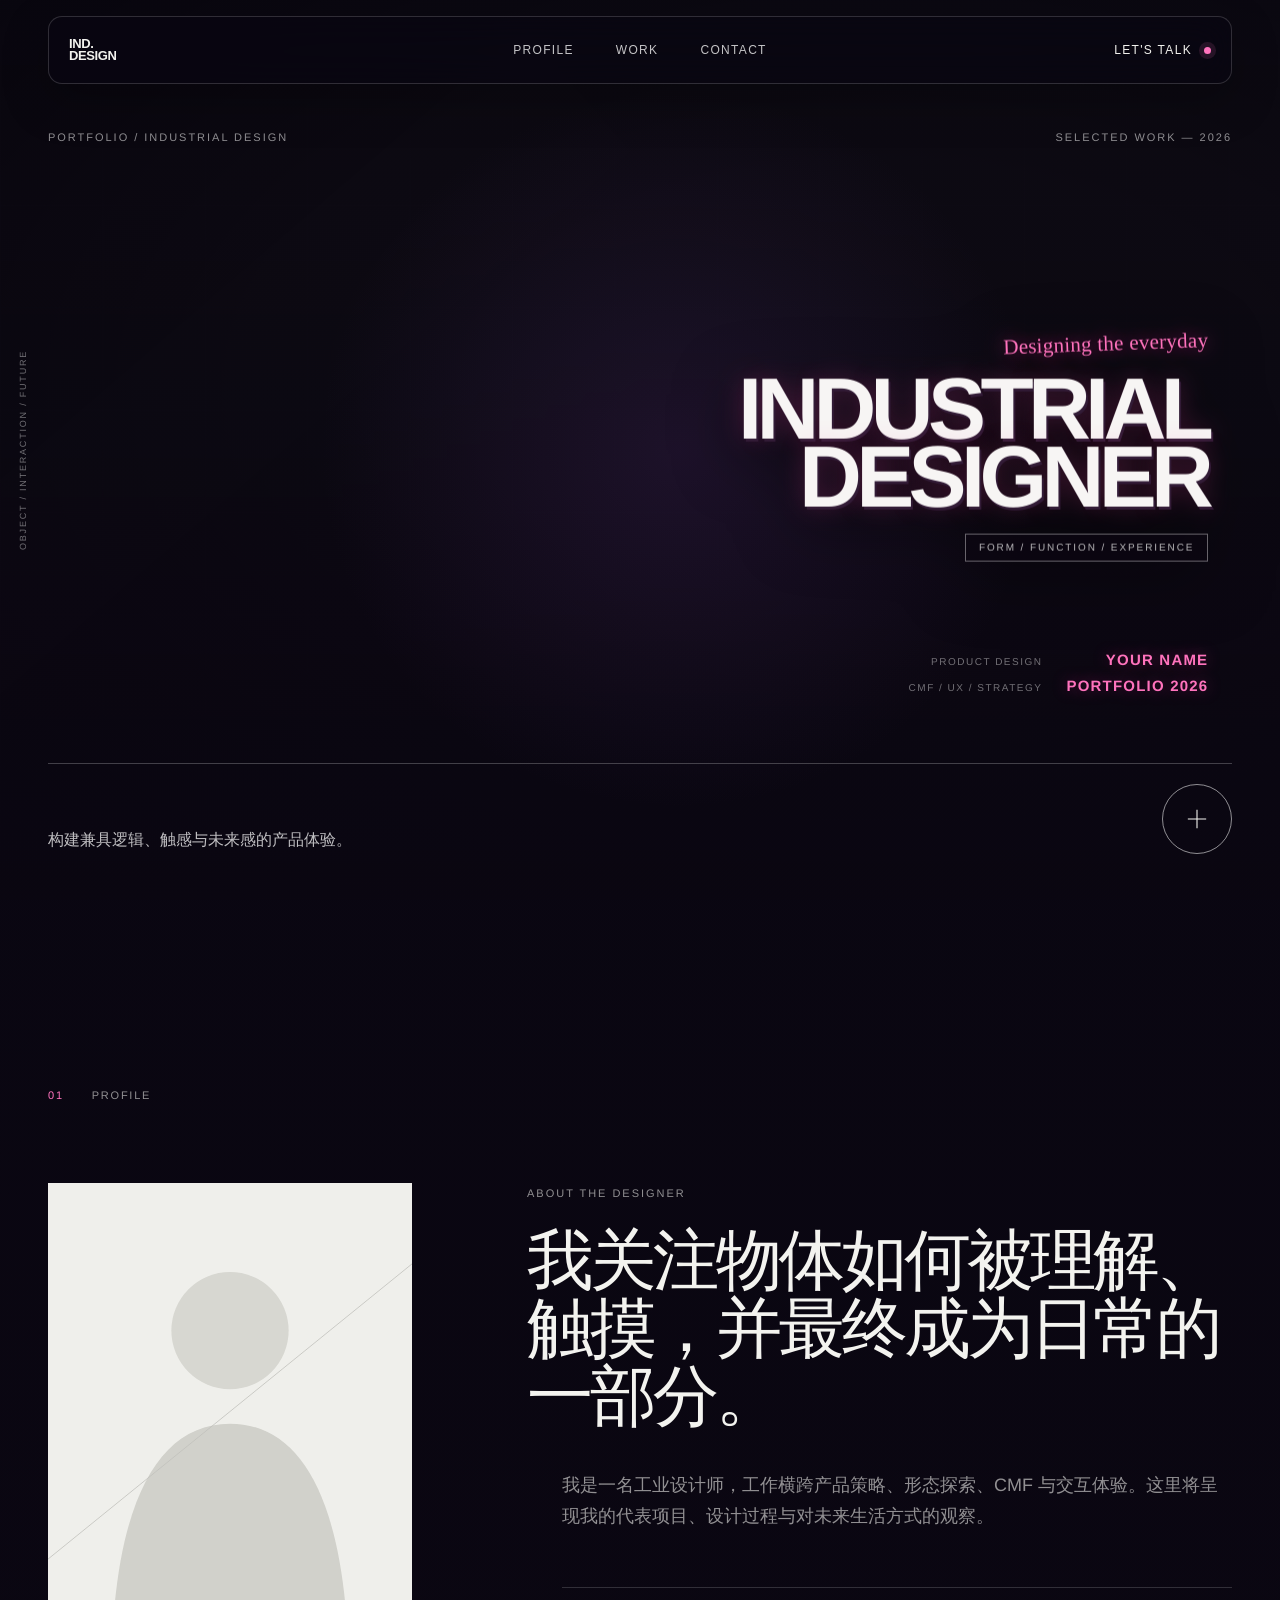
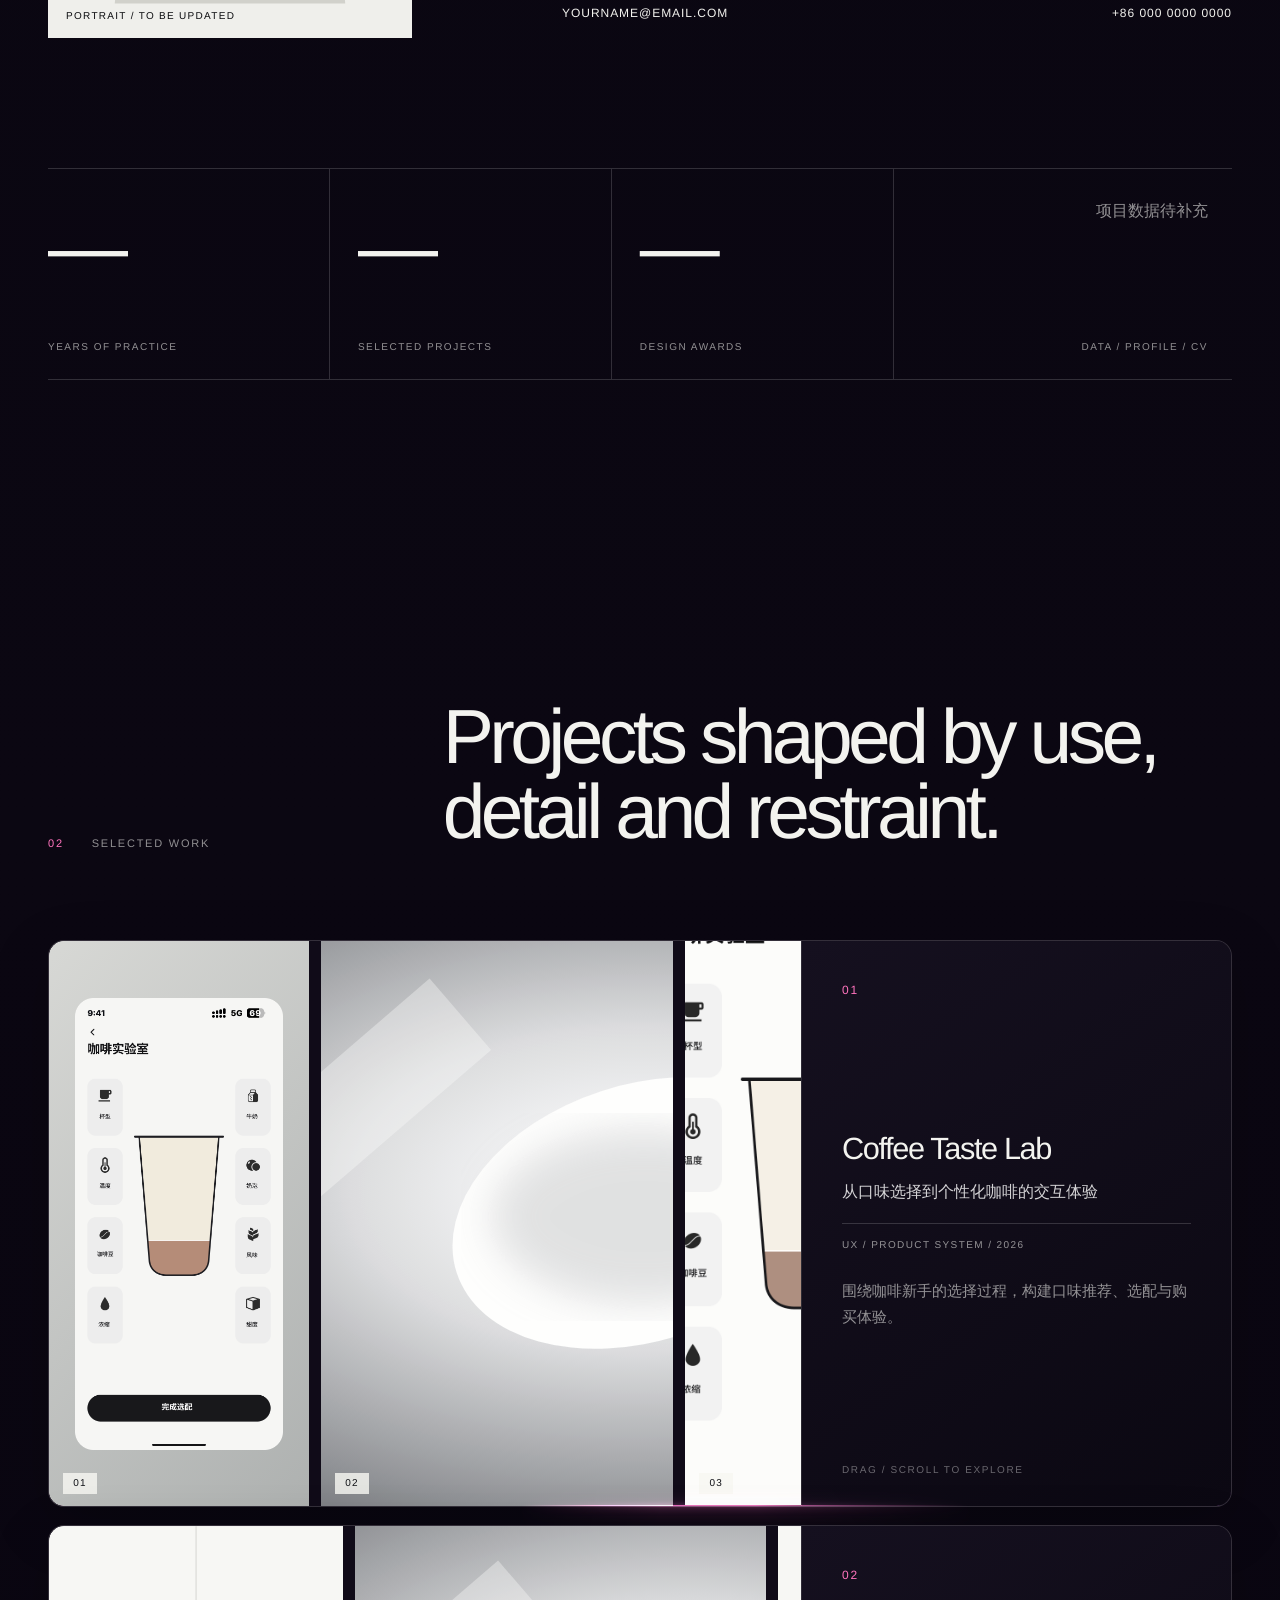
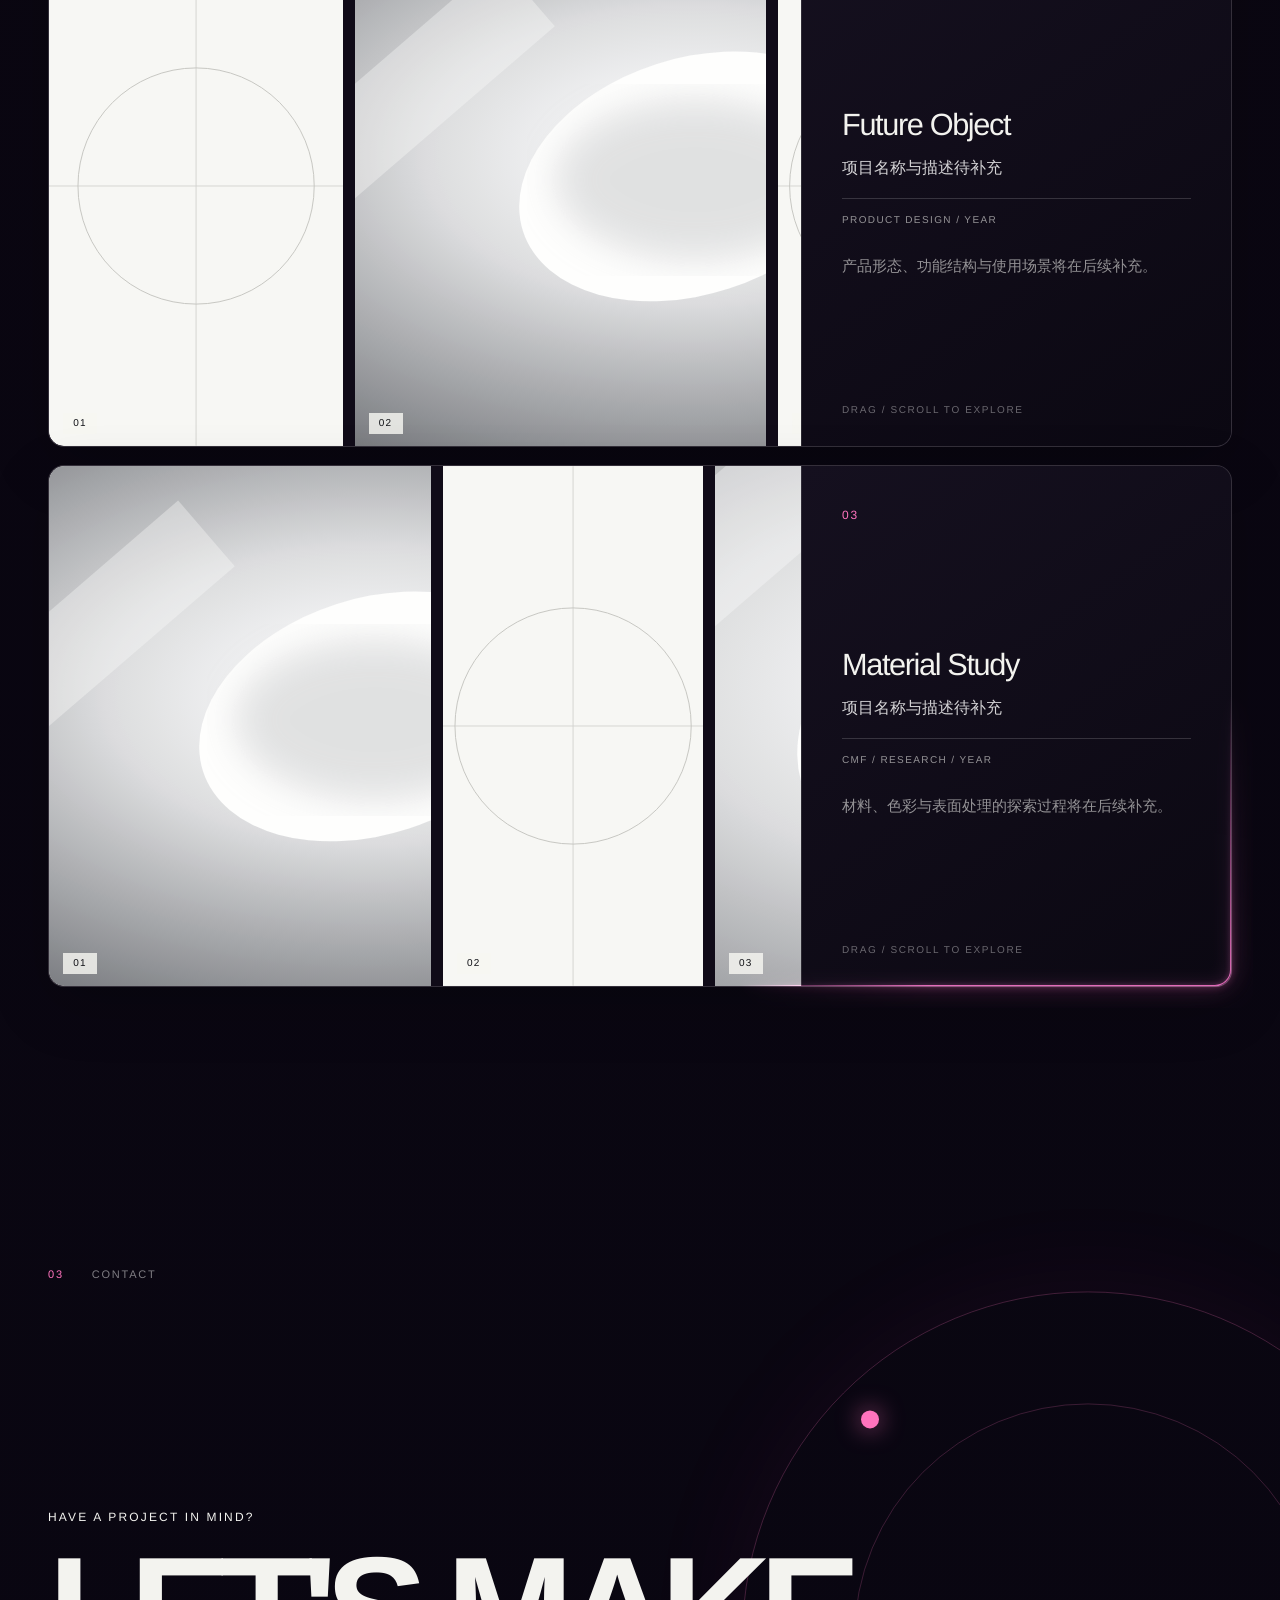
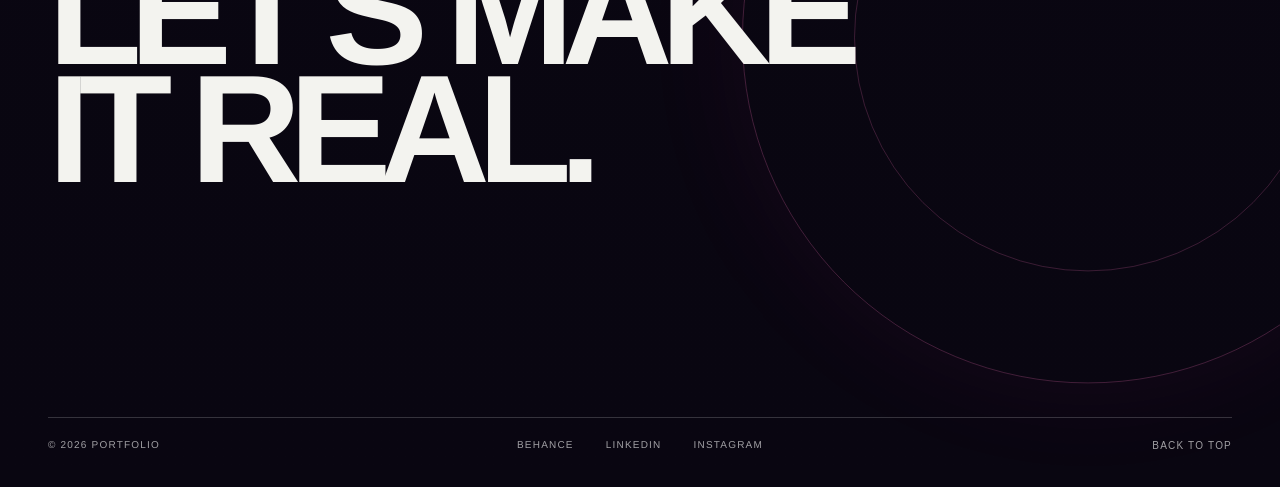
<file: docs/index.html>
<!doctype html>
<html lang="zh-CN">
  <head>
    <meta charset="UTF-8" />
    <meta name="viewport" content="width=device-width, initial-scale=1.0" />
    <meta name="theme-color" content="#090a0c" />
    <meta name="description" content="工业设计师个人作品集" />
    <title>Industrial Designer — Portfolio</title>
    <script type="module" crossorigin src="./assets/index-CvmOROse.js"></script>
    <link rel="stylesheet" crossorigin href="./assets/index-D9NLSxoi.css">
  </head>
  <body>
    <div id="root"></div>
  </body>
</html>
</file>
<file: docs/assets/index-D9NLSxoi.css>
.border-glow-card{--edge-proximity:0;--cursor-angle:45deg;--edge-sensitivity:30;--color-sensitivity:calc(var(--edge-sensitivity) + 20);--border-radius:16px;--glow-padding:24px;--cone-spread:22;isolation:isolate;border-radius:var(--border-radius);background:var(--card-bg,#100b18);border:1px solid #ffffff26;display:grid;position:relative;overflow:visible;transform:translateZ(.01px);box-shadow:0 18px 60px #0003}.border-glow-card:before,.border-glow-card:after,.border-glow-card>.edge-light{content:"";z-index:-1;border-radius:inherit;transition:opacity .25s ease-out;position:absolute;inset:0}.border-glow-card:not(:hover):not(.sweep-active):before,.border-glow-card:not(:hover):not(.sweep-active):after,.border-glow-card:not(:hover):not(.sweep-active)>.edge-light{opacity:0;transition:opacity .75s ease-in-out}.border-glow-card:before{background:linear-gradient(var(--card-bg) 0 100%) padding-box, linear-gradient(#fff0 0 100%) border-box, var(--gradient-one) border-box, var(--gradient-two) border-box, var(--gradient-three) border-box, var(--gradient-four) border-box, var(--gradient-five) border-box, var(--gradient-six) border-box, var(--gradient-seven) border-box, var(--gradient-base) border-box;opacity:calc((var(--edge-proximity) - var(--color-sensitivity)) / (100 - var(--color-sensitivity)));-webkit-mask-image:conic-gradient(from var(--cursor-angle) at center, black calc(var(--cone-spread) * 1%), transparent calc((var(--cone-spread) + 15) * 1%), transparent calc((100 - var(--cone-spread) - 15) * 1%), black calc((100 - var(--cone-spread)) * 1%));mask-image:conic-gradient(from var(--cursor-angle) at center, black calc(var(--cone-spread) * 1%), transparent calc((var(--cone-spread) + 15) * 1%), transparent calc((100 - var(--cone-spread) - 15) * 1%), black calc((100 - var(--cone-spread)) * 1%));border:1px solid #0000}.border-glow-card:after{background:var(--gradient-one) padding-box, var(--gradient-two) padding-box, var(--gradient-three) padding-box, var(--gradient-four) padding-box, var(--gradient-five) padding-box, var(--gradient-six) padding-box, var(--gradient-seven) padding-box, var(--gradient-base) padding-box;-webkit-mask-image:linear-gradient(to bottom, black, black), radial-gradient(ellipse at 50% 50%, black 40%, transparent 65%), radial-gradient(ellipse at 66% 66%, black 5%, transparent 40%), radial-gradient(ellipse at 33% 33%, black 5%, transparent 40%), conic-gradient(from var(--cursor-angle) at center, transparent 5%, black 15%, black 85%, transparent 95%);mask-image:linear-gradient(to bottom, black, black), radial-gradient(ellipse at 50% 50%, black 40%, transparent 65%), radial-gradient(ellipse at 66% 66%, black 5%, transparent 40%), radial-gradient(ellipse at 33% 33%, black 5%, transparent 40%), conic-gradient(from var(--cursor-angle) at center, transparent 5%, black 15%, black 85%, transparent 95%);opacity:calc(var(--fill-opacity) * (var(--edge-proximity) - var(--color-sensitivity)) / (100 - var(--color-sensitivity)));mix-blend-mode:soft-light;border:1px solid #0000;-webkit-mask-composite:source-out,source-over,source-over,source-over;mask-composite:subtract,add,add,add}.border-glow-card>.edge-light{inset:calc(var(--glow-padding) * -1);z-index:2;pointer-events:none;-webkit-mask-image:conic-gradient(from var(--cursor-angle) at center, black 2.5%, transparent 10%, transparent 90%, black 97.5%);mask-image:conic-gradient(from var(--cursor-angle) at center, black 2.5%, transparent 10%, transparent 90%, black 97.5%);opacity:calc((var(--edge-proximity) - var(--edge-sensitivity)) / (100 - var(--edge-sensitivity)));mix-blend-mode:plus-lighter}.border-glow-card>.edge-light:before{content:"";inset:var(--glow-padding);border-radius:inherit;box-shadow:inset 0 0 0 1px var(--glow-color), inset 0 0 6px var(--glow-color-40), inset 0 0 18px var(--glow-color-20), 0 0 2px var(--glow-color-60), 0 0 8px var(--glow-color-40), 0 0 22px 2px var(--glow-color-20), 0 0 42px 3px var(--glow-color-10);position:absolute}.border-glow-inner{z-index:1;border-radius:calc(var(--border-radius) - 1px);flex-direction:column;min-width:0;min-height:0;display:flex;position:relative;overflow:hidden}@media (prefers-reduced-motion:reduce){.border-glow-card:before,.border-glow-card:after,.border-glow-card>.edge-light{transition:none}}:root{color:#f3f3ef;font-synthesis:none;text-rendering:geometricprecision;--shell:min(1700px, calc(100vw - 96px));--line:#ffffff29;--muted:#f3f3ef94;--accent:#ff73bd;background:#090611;font-family:Inter,SF Pro Display,Helvetica Neue,Arial,sans-serif}*{box-sizing:border-box}html{scroll-behavior:smooth;background:#090611}body{background:#090611;min-width:320px;margin:0;overflow-x:hidden}main{background:linear-gradient(#090611 0%,#0b0712 46%,#090611 100%);position:relative}button,a{color:inherit;font:inherit}button{cursor:pointer;background:0 0;border:0;padding:0}a{text-decoration:none}img,video{width:100%;display:block}.shell{width:var(--shell);margin-inline:auto}.site-nav{z-index:20;-webkit-backdrop-filter:blur(18px)saturate(1.15);backdrop-filter:blur(18px)saturate(1.15);background:#090611b8;border:1px solid #ffffff29;border-radius:14px;grid-template-columns:1fr auto 1fr;align-items:center;height:68px;padding:0 20px;display:grid;position:fixed;top:16px;left:50%;transform:translate(-50%);box-shadow:0 16px 46px #00000040}.wordmark{letter-spacing:-.03em;flex-direction:column;align-items:flex-start;font-size:13px;font-weight:700;line-height:.9;display:flex}.nav-links{gap:42px;display:flex}.nav-links button,.nav-contact{letter-spacing:.11em;font-size:12px}.nav-links button{color:#ffffffc2;position:relative}.nav-links button:after{content:"";background:#fff;height:1px;transition:all .3s;position:absolute;bottom:-8px;left:0;right:100%}.nav-links button:hover:after{right:0}.nav-contact{justify-self:end;align-items:center;gap:12px;display:flex}.nav-contact span{background:var(--accent);border-radius:50%;width:7px;height:7px;box-shadow:0 0 0 5px #ff73bd1f}.menu-button{display:none}.hero{isolation:isolate;background:0 0;height:max(860px,100svh);min-height:100svh;margin:0;position:relative;overflow:hidden}.hero:after{display:none}.hero-media{transform:translateY(var(--scroll,0));will-change:transform;position:absolute;inset:0}.hero-media video{object-fit:cover;opacity:.18;filter:grayscale()contrast(1.35)brightness(.45);width:108%;height:108%;position:absolute;inset:-4%}.media-grid{opacity:.12;background-image:linear-gradient(#8e73b933 1px,#0000 1px),linear-gradient(90deg,#8e73b933 1px,#0000 1px);background-size:8vw 8vw;position:absolute;inset:0;-webkit-mask-image:linear-gradient(#0000,#000 24% 78%,#0000);mask-image:linear-gradient(#0000,#000 24% 78%,#0000)}.hero-shade{background:radial-gradient(circle at 53%,#5a347d38,#0000 44%),linear-gradient(#0402099e,#0a0611f2);position:absolute;inset:0}.hero-content{z-index:2;flex-direction:column;height:100%;min-height:860px;padding-top:132px;padding-bottom:46px;display:flex;position:relative}.hero-kicker{letter-spacing:.18em;color:#ffffff8a;justify-content:space-between;font-size:11px;display:flex}.hero-stage{flex:1;place-items:center;min-height:550px;margin:26px 0 6px;display:grid;position:relative}.hero-object{z-index:2;filter:drop-shadow(0 34px 62px #0000007a);width:61%;height:74%;position:absolute;bottom:5%;left:4%;transform:rotate(-4deg)}.object-shell{background:linear-gradient(140deg,#3b315b 0%,#6c63b4 38%,#d8a9a2 69%,#5c568f 100%);border:1px solid #a99ae159;border-radius:42% 16% 34% 19%/56% 34% 40% 35%;width:76%;height:48%;position:absolute;bottom:5%;left:14%;overflow:hidden;box-shadow:inset 0 0 0 12px #0b081433,inset -60px -45px 90px #0c08177a}.object-shell:before{content:"";opacity:.52;background:repeating-linear-gradient(124deg,#0000 0 22px,#ffffff38 23px,#0000 25px),radial-gradient(circle at 24% 42%,#f5b0ad 0 4%,#0000 4.5%),radial-gradient(circle at 65% 31%,#1a152b 0 8%,#0000 8.5%);position:absolute;inset:0}.object-shell:after{content:"";border:18px solid #171222;border-radius:48%;width:44%;height:35%;position:absolute;top:25%;left:28%;transform:rotate(8deg)}.object-cut{z-index:2;background:#0b0812;display:block;position:absolute;transform:rotate(-14deg)}.object-cut--one{width:48%;height:12%;top:19%;left:-8%}.object-cut--two{width:68%;height:10%;bottom:18%;right:-18%;transform:rotate(18deg)}.object-cut--three{width:26%;height:30%;bottom:-12%;left:42%;transform:rotate(2deg)}.object-port{z-index:3;border:2px solid #15101f;border-radius:50%;width:12px;height:12px;position:absolute;top:21%;right:11%;box-shadow:0 0 0 6px #f2b2af80}.object-spine{background:linear-gradient(90deg,#29233e,#807bc5 42%,#d5aaa7 66%,#40395e);border:1px solid #ffffff2e;border-radius:20px 20px 12px 12px;width:16%;height:61%;position:absolute;top:1%;left:34%;transform:rotate(43deg)}.object-spine:after{content:"";background:#0c0914;border-radius:3px;height:8%;position:absolute;bottom:12%;left:9%;right:9%}.object-spine i{background:#0c0914c2;height:4px;position:absolute;left:18%;right:18%}.object-spine i:first-child{top:26%}.object-spine i:last-child{top:34%}.object-arm{background:linear-gradient(#b48798,#514a89 54%,#27213c);border:1px solid #ffffff24;border-radius:38px 12px 22px 42px;width:86%;height:18%;position:absolute;bottom:1%;left:2%;transform:rotate(16deg)}.object-arm:before{content:"";background:#2a243e;border-radius:8px 40px 40px 8px;width:26%;height:62%;position:absolute;top:12%;right:-5%}.object-arm i{background:#0b0812;width:24%;height:12%;position:absolute;top:22%;transform:skew(-24deg)}.object-arm i:first-child{left:14%}.object-arm i:last-child{left:46%}.hero-identity{z-index:4;text-align:right;filter:drop-shadow(0 14px 32px #00000094);pointer-events:none;width:min(720px,48vw);position:absolute;top:49%;right:2%;transform:translateY(-50%)}.hero-script{color:#ff73bd;letter-spacing:.01em;text-shadow:0 0 18px #ff37a4a8;margin:0 0 12px auto;font-family:Segoe Script,Bradley Hand,cursive;font-size:clamp(18px,1.65vw,29px);display:block;transform:rotate(-2deg)}.hero-identity h1{letter-spacing:-.065em;text-transform:uppercase;margin:0;font-size:clamp(66px,6.8vw,124px);font-weight:850;line-height:.78}.hero-identity h1 span{color:#f7f5f4;text-shadow:2px 3px #321b36,0 0 24px #ff4aa840;display:block}.hero-name{letter-spacing:.19em;color:#ffffffb8;-webkit-backdrop-filter:blur(8px);backdrop-filter:blur(8px);background:#0c0712b3;border:1px solid #ffffff61;margin-top:22px;padding:8px 13px 7px;font-size:10px;display:inline-block}.hero-credits{z-index:5;text-align:right;letter-spacing:.15em;color:#ffffff6b;grid-template-columns:auto auto;align-items:baseline;gap:9px 24px;font-size:10px;display:grid;position:absolute;bottom:8%;right:2%}.hero-credits strong{color:#ff73bd;letter-spacing:.08em;text-shadow:0 0 16px #ff37a466;font-size:15px}.hero-bottom{border-top:1px solid #ffffff3b;justify-content:space-between;align-items:flex-end;margin-top:16px;padding-top:20px;display:flex}.hero-bottom p{color:#ffffffbd;max-width:390px;margin:0;font-size:16px;line-height:1.55}.round-link{border:1px solid #ffffff8c;border-radius:50%;place-items:center;width:70px;height:70px;transition:all .35s;display:grid}.round-link:hover{color:#08090b;background:#fff;transform:rotate(45deg)}.round-link svg{fill:none;stroke:currentColor;stroke-width:1.2px;width:22px}.hero-index{z-index:3;letter-spacing:.2em;writing-mode:vertical-rl;color:#ffffff6b;font-size:9px;position:absolute;top:50%;left:18px;transform:translateY(-50%)rotate(180deg)}.section-tag{letter-spacing:.16em;color:var(--muted);gap:28px;font-size:11px;display:flex}.section-tag span:first-child{color:var(--accent)}.about{background:0 0;margin-top:0;padding-top:190px;padding-bottom:180px}.about-grid{grid-template-columns:minmax(340px,.8fr) 1.55fr;align-items:end;gap:clamp(80px,9vw,170px);margin-top:75px;display:grid}.portrait-wrap{aspect-ratio:4/5;background:#f1f1ed;position:relative;overflow:hidden}.portrait-wrap img{object-fit:cover;height:100%;transition:transform .8s cubic-bezier(.2,.8,.2,1)}.portrait-wrap:hover img{transform:scale(1.025)}.portrait-caption{color:#0b0c0f;letter-spacing:.13em;font-size:10px;position:absolute;bottom:16px;left:18px}.about-copy{padding-bottom:18px}.eyebrow{letter-spacing:.18em;color:var(--muted);font-size:11px}.about-copy h2{letter-spacing:-.055em;max-width:970px;margin:28px 0 38px;font-size:clamp(46px,5.2vw,88px);font-weight:450;line-height:1.02}.body-copy{max-width:670px;color:var(--muted);margin-left:auto;font-size:18px;line-height:1.75}.contact-lines{border-top:1px solid var(--line);letter-spacing:.08em;justify-content:space-between;max-width:670px;margin-top:54px;margin-left:auto;padding-top:18px;font-size:12px;display:flex}.stats{border-top:1px solid var(--line);border-bottom:1px solid var(--line);grid-template-columns:repeat(3,1fr) 1.2fr;margin-top:130px;display:grid}.stats article{border-right:1px solid var(--line);flex-direction:column;justify-content:space-between;min-height:210px;padding:32px 24px 26px 0;display:flex}.stats article+article{padding-left:28px}.stats article:last-child{border-right:0}.stats strong{letter-spacing:-.06em;font-size:80px;font-weight:300}.stats span{letter-spacing:.15em;color:var(--muted);font-size:10px}.stats-note{text-align:right;align-items:flex-end}.stats-note p{color:var(--muted);margin:0;font-size:16px}.projects{background:0 0;margin-top:0;padding-top:140px;padding-bottom:200px}.section-heading{grid-template-columns:1fr 2fr;align-items:end;margin-bottom:90px;display:grid}.section-heading h2{letter-spacing:-.06em;margin:0;font-size:clamp(52px,6vw,100px);font-weight:450;line-height:.98}.project-list{flex-direction:column;gap:18px;display:flex}.project-glow{min-height:520px}.project-glow>.border-glow-inner{height:100%}.project-row{background:#100b18;border:0;border-radius:15px;grid-template-columns:minmax(0,1fr) minmax(330px,430px);height:100%;min-height:520px;display:grid;overflow:hidden}.project-rail{cursor:grab;scroll-snap-type:x proximity;scrollbar-width:none;overscroll-behavior-inline:contain;-webkit-user-select:none;user-select:none;touch-action:pan-y;gap:12px;min-width:0;height:100%;padding:0 0 0 18px;display:flex;overflow:auto hidden}.project-rail::-webkit-scrollbar{display:none}.project-rail.is-dragging{cursor:grabbing;scroll-snap-type:none}.project-shot{flex:0 0 var(--shot-width);scroll-snap-align:start;background:#e8e8e4;border-radius:0;min-width:260px;height:100%;margin:0;transition:border-radius .24s;position:relative;overflow:hidden}.project-shot.is-near-left{border-radius:12px 0 0 12px}.project-shot.is-near-right{border-radius:0 12px 12px 0}.project-shot.is-near-left.is-near-right{border-radius:12px}.project-shot img{object-fit:cover;filter:saturate(.72)contrast(1.05);pointer-events:none;width:100%;height:100%;transition:transform .7s cubic-bezier(.2,.7,.2,1),filter .35s}.project-shot--contain img{object-fit:contain;filter:drop-shadow(0 24px 30px #0003);background:linear-gradient(135deg,#d7d8d5,#aeb1b0);padding:26px}.project-shot--detail img{object-position:center 42%;transform:scale(1.32)}.project-shot:hover img{filter:saturate(.95)contrast(1.02);transform:scale(1.025)}.project-shot--detail:hover img{transform:scale(1.36)}.project-shot figcaption{color:#111217;-webkit-backdrop-filter:blur(8px);backdrop-filter:blur(8px);letter-spacing:.12em;text-align:center;background:#f7f7f2d1;min-width:34px;padding:5px 8px;font-size:10px;position:absolute;bottom:12px;left:14px}.project-info-panel{background:linear-gradient(145deg,#15101f,#0b0812);border-left:1px solid #ffffff21;flex-direction:column;justify-content:space-between;padding:42px 40px 30px;display:flex;position:relative}.project-number{color:var(--accent);letter-spacing:.16em;font-size:12px}.project-info-panel h3{letter-spacing:-.045em;margin:0 0 14px;font-size:clamp(30px,2.4vw,46px);font-weight:520}.project-subtitle{color:#ffffffd1;margin:0 0 18px;font-size:16px;line-height:1.45}.project-meta{border-top:1px solid var(--line);color:var(--muted);letter-spacing:.14em;padding-top:16px;font-size:10px;display:block}.project-description{color:var(--muted);margin:28px 0 0;font-size:15px;line-height:1.75}.project-hint{color:#ffffff61;letter-spacing:.16em;font-size:10px}.contact{color:#f3f3ef;background:0 0;border:0;height:max(780px,100svh);min-height:100svh;margin:0;position:relative;overflow:hidden}.contact-inner{z-index:2;flex-direction:column;height:100%;min-height:780px;padding-top:82px;padding-bottom:36px;display:flex;position:relative}.contact .section-tag{color:#ffffff7a}.contact .section-tag span:first-child{color:var(--accent)}.contact-main{margin:auto 0}.contact-main p{letter-spacing:.18em;margin:0 0 28px;font-size:12px}.contact-main a{letter-spacing:-.08em;font-size:clamp(92px,12vw,210px);font-weight:600;line-height:.77;transition:letter-spacing .45s;display:inline-block}.contact-main a:hover{letter-spacing:-.06em}.contact-footer{letter-spacing:.12em;color:#ffffff9e;border-top:1px solid #ffffff2e;grid-template-columns:1fr auto 1fr;align-items:end;padding-top:22px;font-size:10px;display:grid}.contact-footer div{gap:32px;display:flex}.contact-footer button{letter-spacing:.12em;justify-self:end;font-size:10px}.contact-orbit{aspect-ratio:1;border:1px solid #ff73bd3b;border-radius:50%;width:min(54vw,900px);position:absolute;top:50%;right:-12vw;transform:translateY(-50%);box-shadow:0 0 120px #ff3aa40f}.contact-orbit span:first-child{border:1px solid #ff73bd33;border-radius:50%;position:absolute;inset:16%}.contact-orbit span:last-child{background:var(--accent);border-radius:50%;width:18px;height:18px;position:absolute;top:17%;left:17%;box-shadow:0 0 24px #ff73bdb3}[data-reveal]{opacity:0;transition:opacity .85s,transform .85s cubic-bezier(.2,.7,.2,1);transform:translateY(42px)}[data-reveal].is-visible{opacity:1;transform:none}@media (width<=1000px){:root{--shell:calc(100vw - 40px)}.site-nav{grid-template-columns:1fr auto;height:60px;padding:0 16px;top:10px}.nav-contact,.nav-links{display:none}.nav-links.is-open{-webkit-backdrop-filter:blur(18px);backdrop-filter:blur(18px);background:#090611f0;border:1px solid #ffffff24;border-radius:12px;flex-direction:column;padding:26px 20px;display:flex;position:absolute;top:68px;left:0;right:0}.menu-button{flex-direction:column;gap:6px;display:flex}.menu-button span{background:#fff;width:26px;height:1px;display:block}.hero-content{min-height:720px;padding-top:120px}.hero{min-height:720px}.hero-object{opacity:.9;width:72%;height:68%;left:-3%}.hero-identity{width:48vw;right:0}.hero-identity h1{font-size:8vw}.about{padding-top:110px}.about-grid{grid-template-columns:1fr;gap:60px}.portrait-wrap{width:min(100%,560px)}.body-copy,.contact-lines{margin-left:0}.stats{grid-template-columns:1fr 1fr}.stats article:nth-child(2){border-right:0}.section-heading{grid-template-columns:1fr;gap:36px}.project-row{grid-template-rows:430px auto;grid-template-columns:1fr;min-height:700px}.project-info-panel{border-top:1px solid #ffffff21;border-left:0;min-height:270px}.project-shot{flex-basis:max(60vw,320px)}.contact-footer{grid-template-columns:1fr 1fr;gap:28px}.contact-footer div{order:3;grid-column:1/-1}}@media (width<=620px){.hero-kicker span:last-child{display:none}.hero-content{padding-top:98px}.hero-stage{margin-top:12px}.hero-object{opacity:.7;width:110%;height:61%;bottom:2%;left:-22%}.hero-identity{width:92vw;top:26%;right:0}.hero-identity h1{font-size:13vw}.hero-script{font-size:16px}.hero-credits{display:none}.about-copy h2{font-size:42px}.contact-lines{flex-direction:column;gap:12px}.stats{grid-template-columns:1fr}.stats article{border-right:0;border-bottom:1px solid var(--line)}.stats article+article{padding-left:0}.project-row{grid-template-rows:360px auto;min-height:650px}.project-info-panel{padding:30px 24px 24px}.project-shot{flex-basis:82vw;min-width:250px}.contact-main a{font-size:25vw}}@media (prefers-reduced-motion:reduce){html{scroll-behavior:auto}*,:before,:after{transition-duration:.01ms!important;animation-duration:.01ms!important}}
</file>
